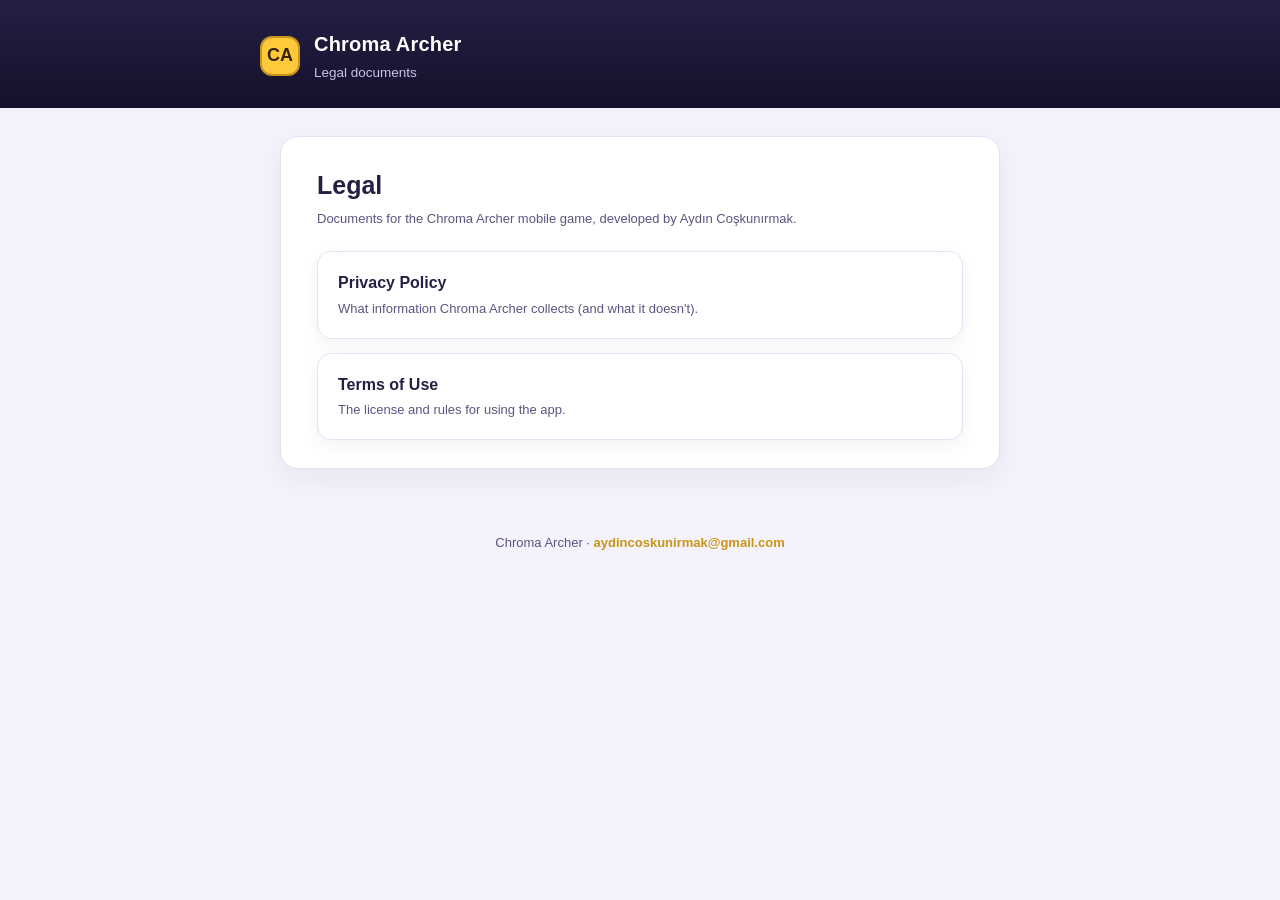
<file: index.html>
<!doctype html>
<html lang="en">
<head>
<meta charset="utf-8">
<meta name="viewport" content="width=device-width, initial-scale=1">
<title>Chroma Archer — Legal</title>
<link rel="stylesheet" href="style.css">
</head>
<body>
<header class="top">
  <div class="wrap">
    <div class="logo-dot">CA</div>
    <div>
      <h1>Chroma Archer</h1>
      <p>Legal documents</p>
    </div>
  </div>
</header>

<main>
  <div class="card">
    <h1 class="page-title">Legal</h1>
    <p class="updated">Documents for the Chroma Archer mobile game, developed by Aydın Coşkunırmak.</p>

    <div class="home-links">
      <a class="tile" href="privacy.html">Privacy Policy
        <span>What information Chroma Archer collects (and what it doesn't).</span>
      </a>
      <a class="tile" href="terms.html">Terms of Use
        <span>The license and rules for using the app.</span>
      </a>
    </div>
  </div>
</main>

<footer>
  Chroma Archer · <a href="mailto:aydincoskunirmak@gmail.com">aydincoskunirmak@gmail.com</a>
</footer>
</body>
</html>
</file>
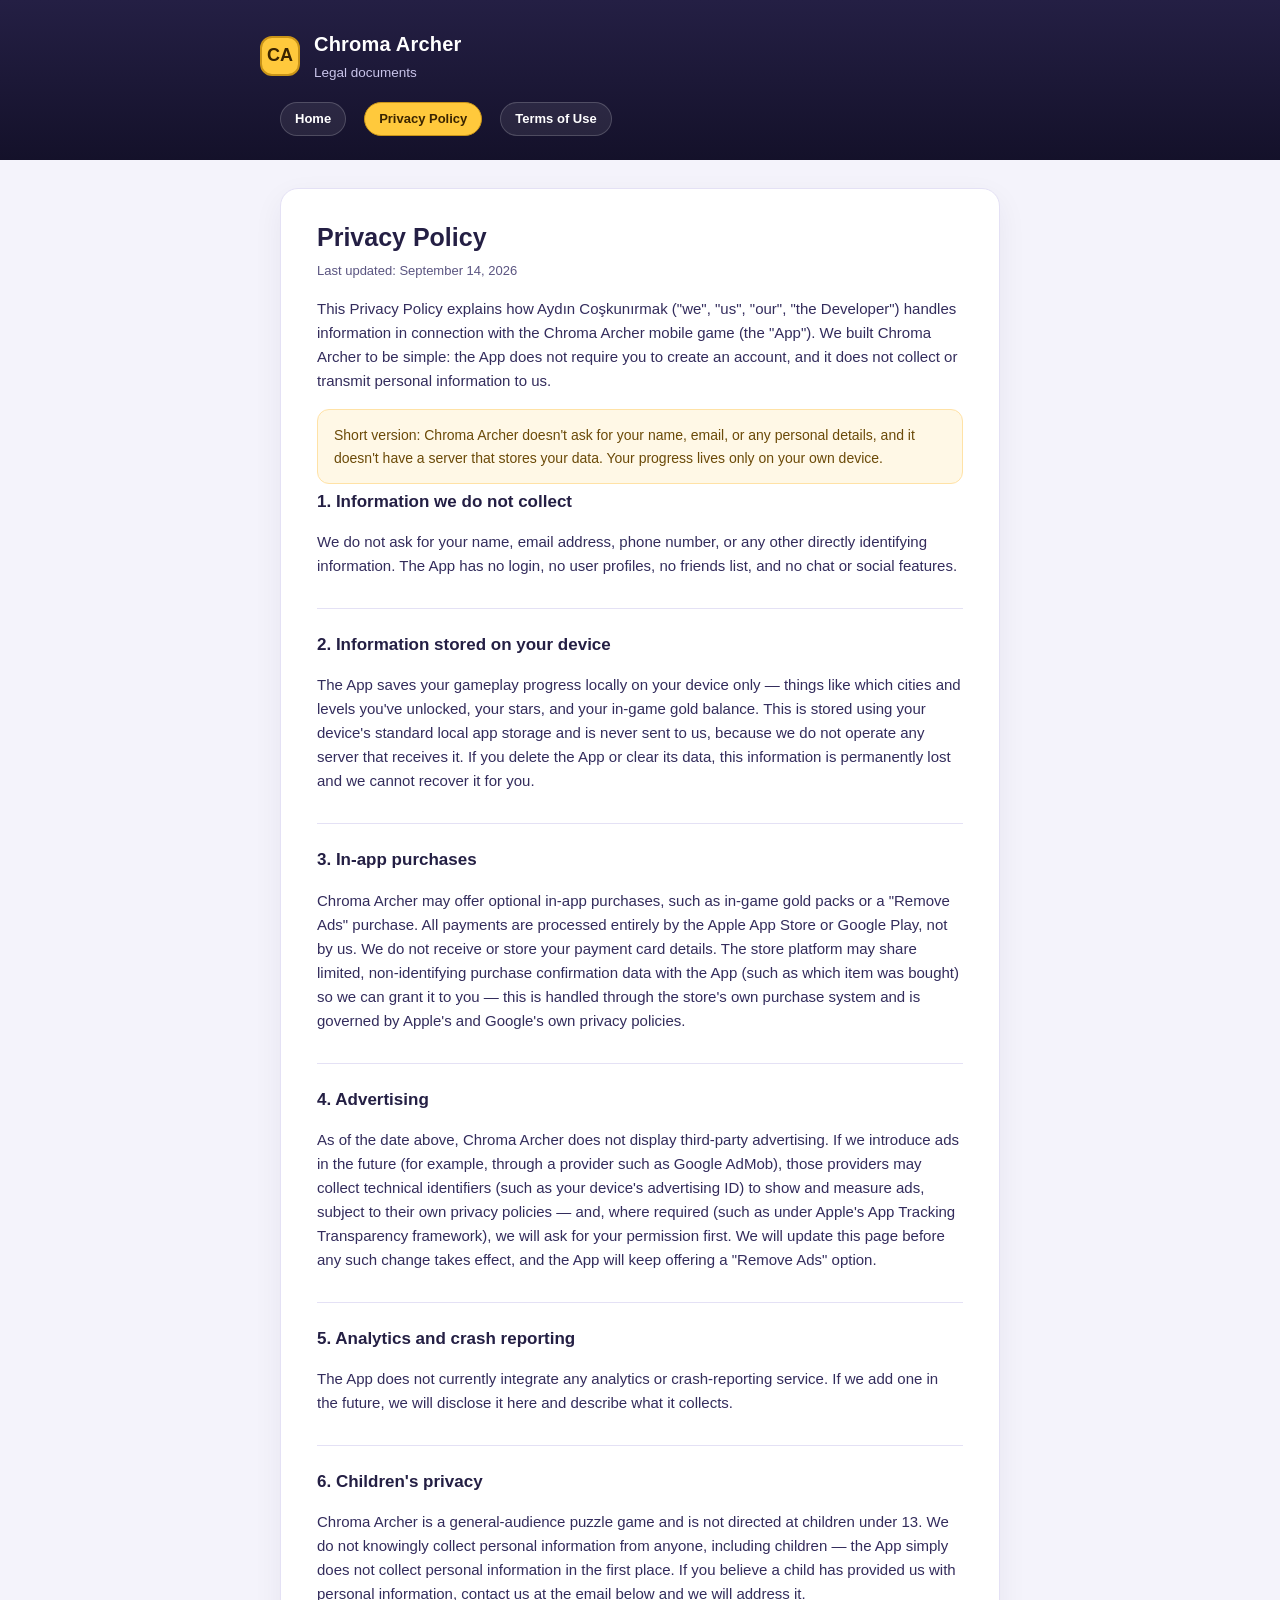
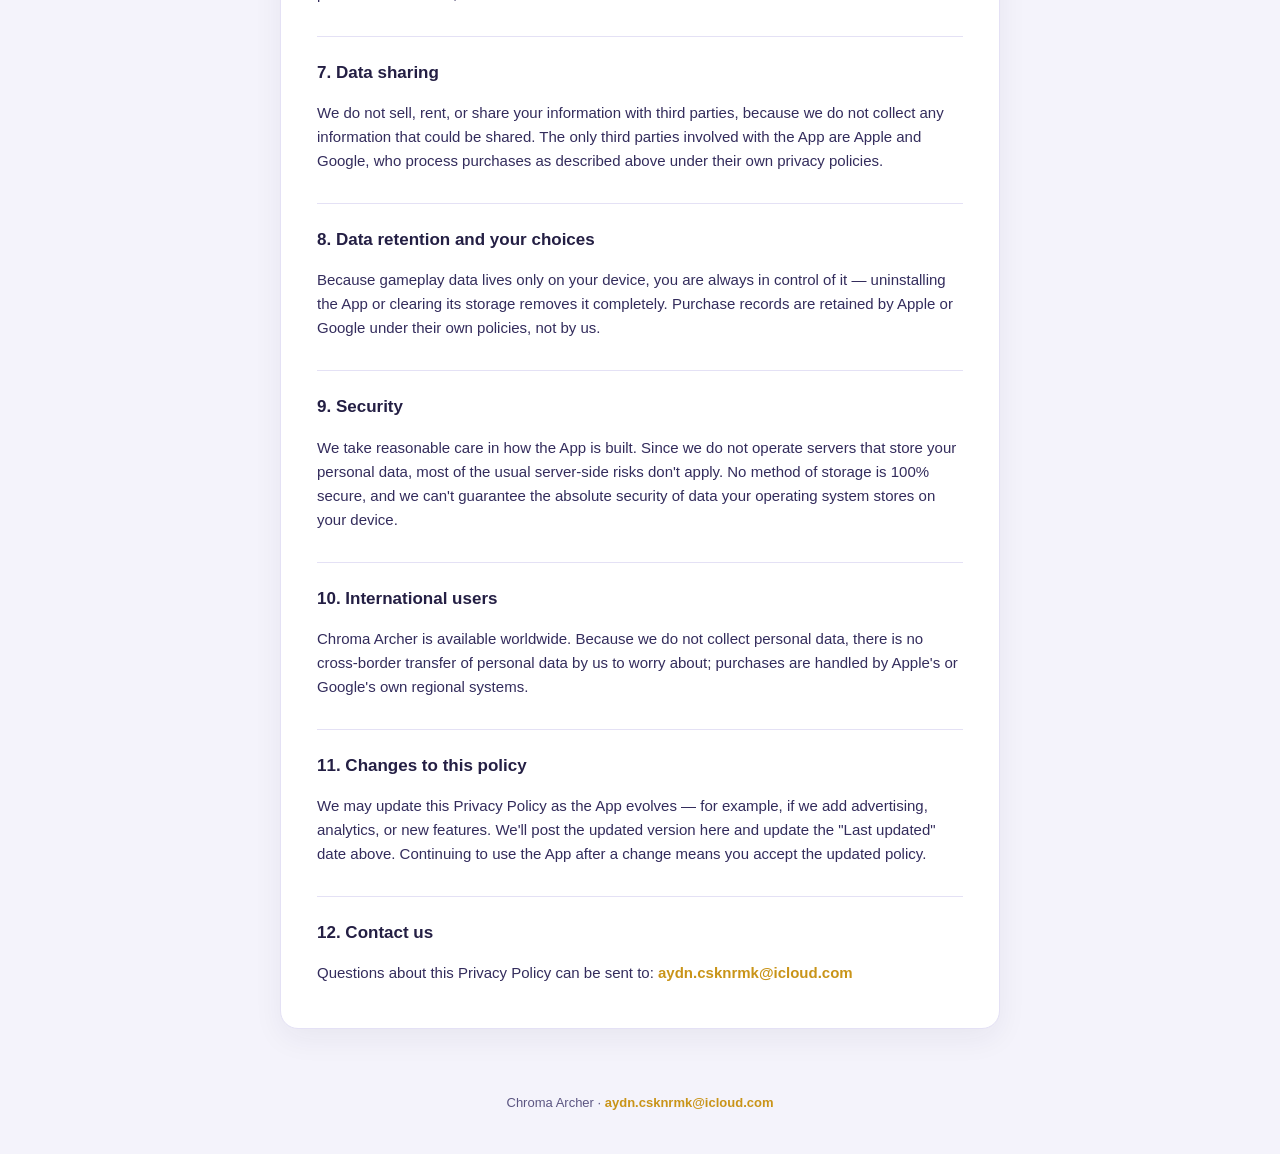
<file: privacy.html>
<!doctype html>
<html lang="en">
<head>
<meta charset="utf-8">
<meta name="viewport" content="width=device-width, initial-scale=1">
<title>Chroma Archer — Privacy Policy</title>
<link rel="stylesheet" href="style.css">
</head>
<body>
<header class="top">
  <div class="wrap">
    <div class="logo-dot">CA</div>
    <div>
      <h1>Chroma Archer</h1>
      <p>Legal documents</p>
    </div>
  </div>
  <nav class="nav-links">
    <a href="index.html">Home</a>
    <a href="privacy.html" class="active">Privacy Policy</a>
    <a href="terms.html">Terms of Use</a>
  </nav>
</header>

<main>
  <div class="card">
    <h1 class="page-title">Privacy Policy</h1>
    <p class="updated">Last updated: September 14, 2026</p>

    <p>This Privacy Policy explains how Aydın Coşkunırmak ("we", "us", "our", "the Developer") handles information in connection with the Chroma Archer mobile game (the "App"). We built Chroma Archer to be simple: the App does not require you to create an account, and it does not collect or transmit personal information to us.</p>

    <div class="callout">Short version: Chroma Archer doesn't ask for your name, email, or any personal details, and it doesn't have a server that stores your data. Your progress lives only on your own device.</div>

    <h2>1. Information we do not collect</h2>
    <p>We do not ask for your name, email address, phone number, or any other directly identifying information. The App has no login, no user profiles, no friends list, and no chat or social features.</p>

    <h2>2. Information stored on your device</h2>
    <p>The App saves your gameplay progress locally on your device only — things like which cities and levels you've unlocked, your stars, and your in-game gold balance. This is stored using your device's standard local app storage and is never sent to us, because we do not operate any server that receives it. If you delete the App or clear its data, this information is permanently lost and we cannot recover it for you.</p>

    <h2>3. In-app purchases</h2>
    <p>Chroma Archer may offer optional in-app purchases, such as in-game gold packs or a "Remove Ads" purchase. All payments are processed entirely by the Apple App Store or Google Play, not by us. We do not receive or store your payment card details. The store platform may share limited, non-identifying purchase confirmation data with the App (such as which item was bought) so we can grant it to you — this is handled through the store's own purchase system and is governed by Apple's and Google's own privacy policies.</p>

    <h2>4. Advertising</h2>
    <p>As of the date above, Chroma Archer does not display third-party advertising. If we introduce ads in the future (for example, through a provider such as Google AdMob), those providers may collect technical identifiers (such as your device's advertising ID) to show and measure ads, subject to their own privacy policies — and, where required (such as under Apple's App Tracking Transparency framework), we will ask for your permission first. We will update this page before any such change takes effect, and the App will keep offering a "Remove Ads" option.</p>

    <h2>5. Analytics and crash reporting</h2>
    <p>The App does not currently integrate any analytics or crash-reporting service. If we add one in the future, we will disclose it here and describe what it collects.</p>

    <h2>6. Children's privacy</h2>
    <p>Chroma Archer is a general-audience puzzle game and is not directed at children under 13. We do not knowingly collect personal information from anyone, including children — the App simply does not collect personal information in the first place. If you believe a child has provided us with personal information, contact us at the email below and we will address it.</p>

    <h2>7. Data sharing</h2>
    <p>We do not sell, rent, or share your information with third parties, because we do not collect any information that could be shared. The only third parties involved with the App are Apple and Google, who process purchases as described above under their own privacy policies.</p>

    <h2>8. Data retention and your choices</h2>
    <p>Because gameplay data lives only on your device, you are always in control of it — uninstalling the App or clearing its storage removes it completely. Purchase records are retained by Apple or Google under their own policies, not by us.</p>

    <h2>9. Security</h2>
    <p>We take reasonable care in how the App is built. Since we do not operate servers that store your personal data, most of the usual server-side risks don't apply. No method of storage is 100% secure, and we can't guarantee the absolute security of data your operating system stores on your device.</p>

    <h2>10. International users</h2>
    <p>Chroma Archer is available worldwide. Because we do not collect personal data, there is no cross-border transfer of personal data by us to worry about; purchases are handled by Apple's or Google's own regional systems.</p>

    <h2>11. Changes to this policy</h2>
    <p>We may update this Privacy Policy as the App evolves — for example, if we add advertising, analytics, or new features. We'll post the updated version here and update the "Last updated" date above. Continuing to use the App after a change means you accept the updated policy.</p>

    <h2>12. Contact us</h2>
    <p>Questions about this Privacy Policy can be sent to: <a href="mailto:aydn.csknrmk@icloud.com">aydn.csknrmk@icloud.com</a></p>
  </div>
</main>

<footer>
  Chroma Archer · <a href="mailto:aydn.csknrmk@icloud.com">aydn.csknrmk@icloud.com</a>
</footer>
</body>
</html>
</file>
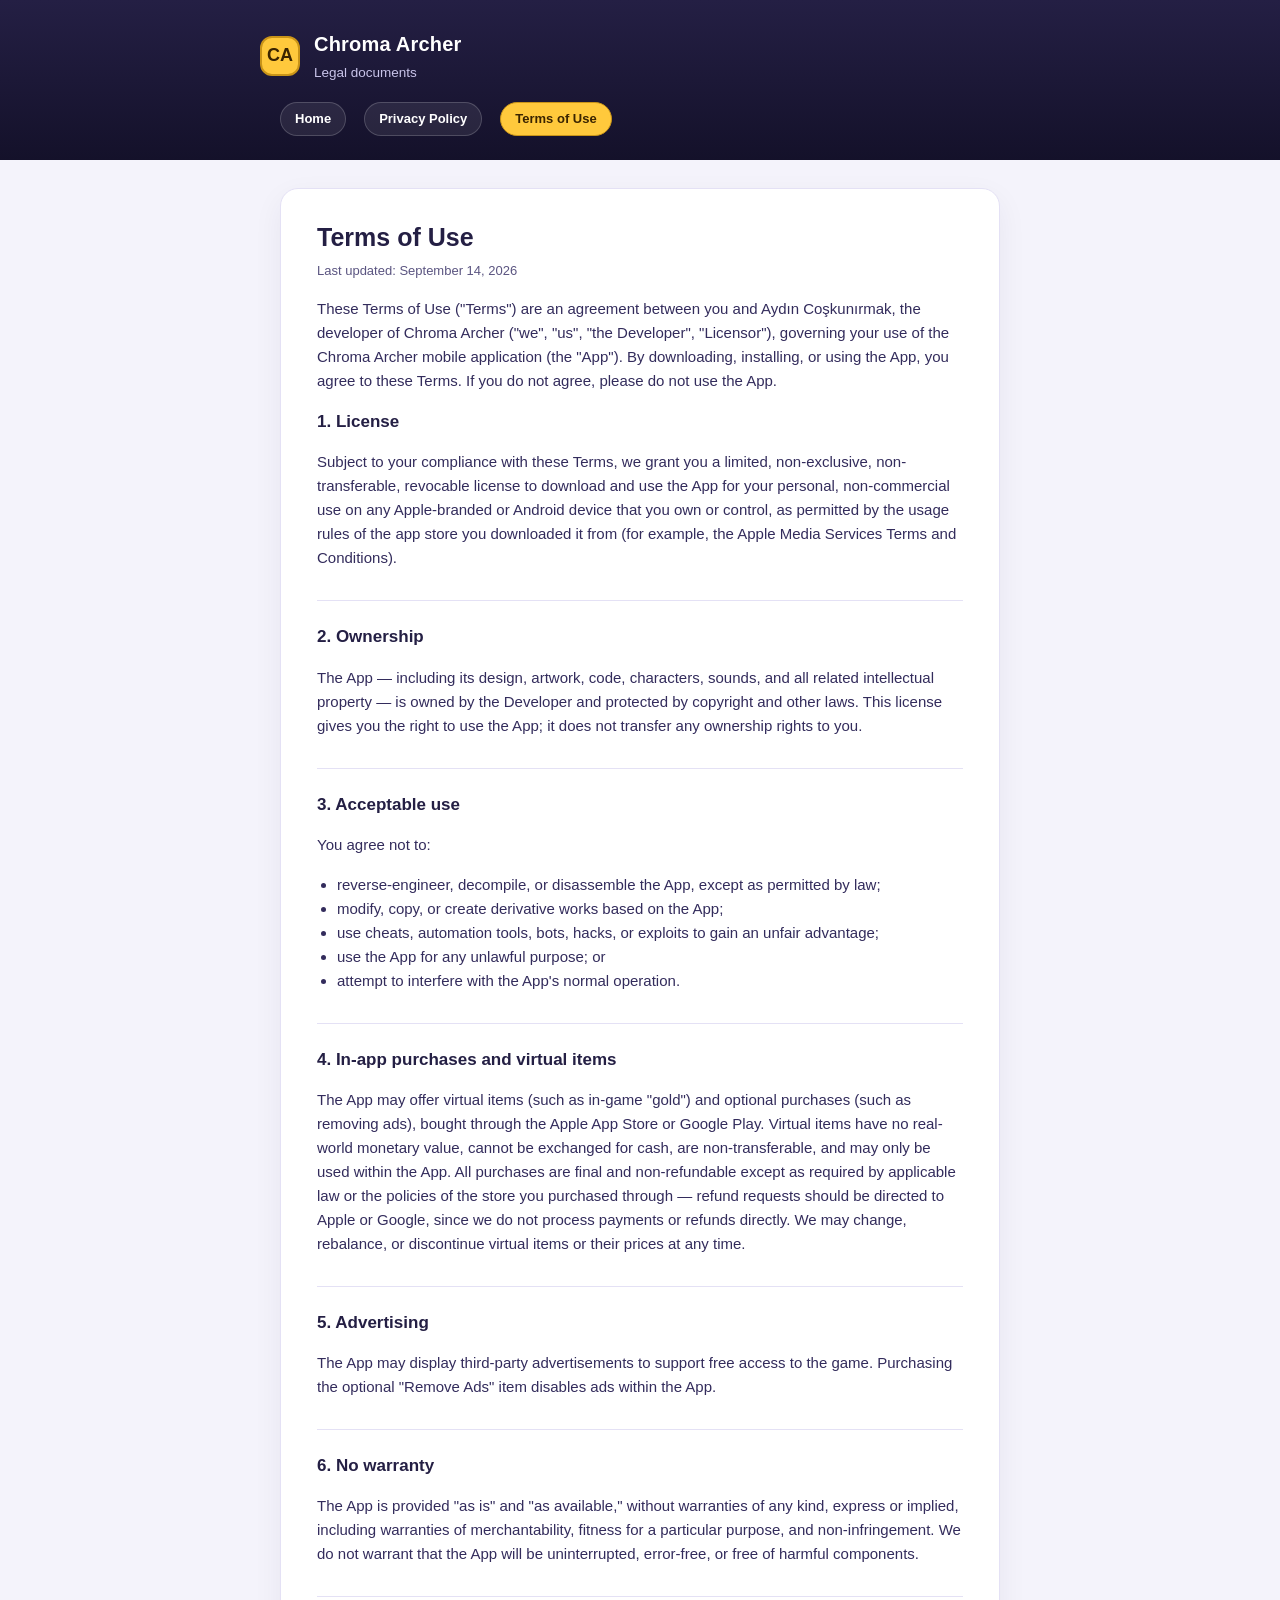
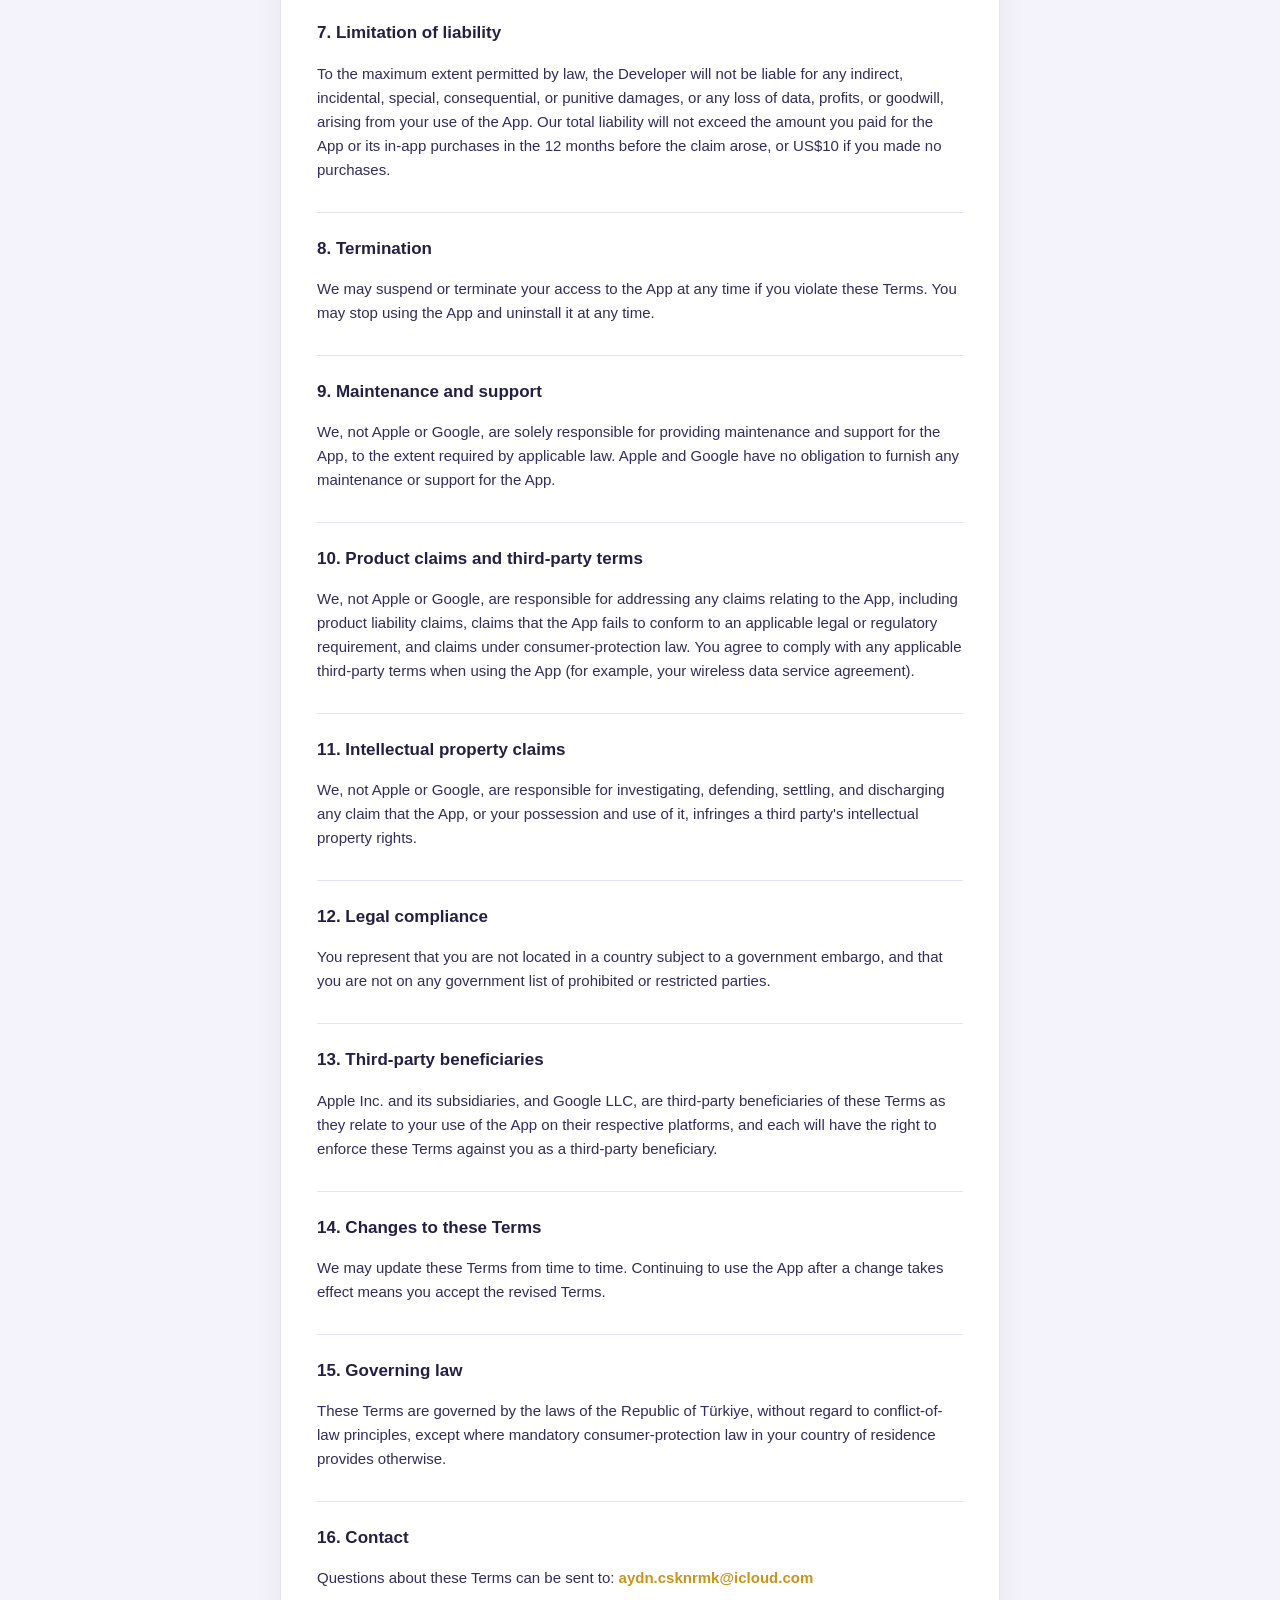
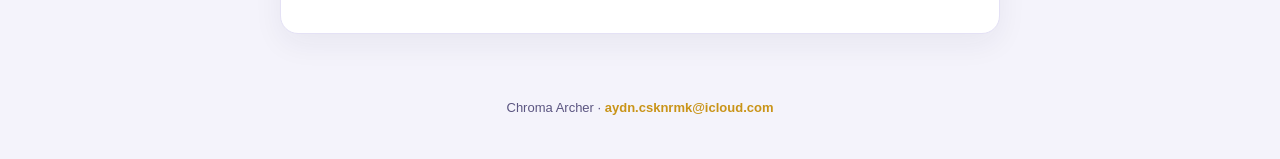
<file: terms.html>
<!doctype html>
<html lang="en">
<head>
<meta charset="utf-8">
<meta name="viewport" content="width=device-width, initial-scale=1">
<title>Chroma Archer — Terms of Use</title>
<link rel="stylesheet" href="style.css">
</head>
<body>
<header class="top">
  <div class="wrap">
    <div class="logo-dot">CA</div>
    <div>
      <h1>Chroma Archer</h1>
      <p>Legal documents</p>
    </div>
  </div>
  <nav class="nav-links">
    <a href="index.html">Home</a>
    <a href="privacy.html">Privacy Policy</a>
    <a href="terms.html" class="active">Terms of Use</a>
  </nav>
</header>

<main>
  <div class="card">
    <h1 class="page-title">Terms of Use</h1>
    <p class="updated">Last updated: September 14, 2026</p>

    <p>These Terms of Use ("Terms") are an agreement between you and Aydın Coşkunırmak, the developer of Chroma Archer ("we", "us", "the Developer", "Licensor"), governing your use of the Chroma Archer mobile application (the "App"). By downloading, installing, or using the App, you agree to these Terms. If you do not agree, please do not use the App.</p>

    <h2>1. License</h2>
    <p>Subject to your compliance with these Terms, we grant you a limited, non-exclusive, non-transferable, revocable license to download and use the App for your personal, non-commercial use on any Apple-branded or Android device that you own or control, as permitted by the usage rules of the app store you downloaded it from (for example, the Apple Media Services Terms and Conditions).</p>

    <h2>2. Ownership</h2>
    <p>The App — including its design, artwork, code, characters, sounds, and all related intellectual property — is owned by the Developer and protected by copyright and other laws. This license gives you the right to use the App; it does not transfer any ownership rights to you.</p>

    <h2>3. Acceptable use</h2>
    <p>You agree not to:</p>
    <ul>
      <li>reverse-engineer, decompile, or disassemble the App, except as permitted by law;</li>
      <li>modify, copy, or create derivative works based on the App;</li>
      <li>use cheats, automation tools, bots, hacks, or exploits to gain an unfair advantage;</li>
      <li>use the App for any unlawful purpose; or</li>
      <li>attempt to interfere with the App's normal operation.</li>
    </ul>

    <h2>4. In-app purchases and virtual items</h2>
    <p>The App may offer virtual items (such as in-game "gold") and optional purchases (such as removing ads), bought through the Apple App Store or Google Play. Virtual items have no real-world monetary value, cannot be exchanged for cash, are non-transferable, and may only be used within the App. All purchases are final and non-refundable except as required by applicable law or the policies of the store you purchased through — refund requests should be directed to Apple or Google, since we do not process payments or refunds directly. We may change, rebalance, or discontinue virtual items or their prices at any time.</p>

    <h2>5. Advertising</h2>
    <p>The App may display third-party advertisements to support free access to the game. Purchasing the optional "Remove Ads" item disables ads within the App.</p>

    <h2>6. No warranty</h2>
    <p>The App is provided "as is" and "as available," without warranties of any kind, express or implied, including warranties of merchantability, fitness for a particular purpose, and non-infringement. We do not warrant that the App will be uninterrupted, error-free, or free of harmful components.</p>

    <h2>7. Limitation of liability</h2>
    <p>To the maximum extent permitted by law, the Developer will not be liable for any indirect, incidental, special, consequential, or punitive damages, or any loss of data, profits, or goodwill, arising from your use of the App. Our total liability will not exceed the amount you paid for the App or its in-app purchases in the 12 months before the claim arose, or US$10 if you made no purchases.</p>

    <h2>8. Termination</h2>
    <p>We may suspend or terminate your access to the App at any time if you violate these Terms. You may stop using the App and uninstall it at any time.</p>

    <h2>9. Maintenance and support</h2>
    <p>We, not Apple or Google, are solely responsible for providing maintenance and support for the App, to the extent required by applicable law. Apple and Google have no obligation to furnish any maintenance or support for the App.</p>

    <h2>10. Product claims and third-party terms</h2>
    <p>We, not Apple or Google, are responsible for addressing any claims relating to the App, including product liability claims, claims that the App fails to conform to an applicable legal or regulatory requirement, and claims under consumer-protection law. You agree to comply with any applicable third-party terms when using the App (for example, your wireless data service agreement).</p>

    <h2>11. Intellectual property claims</h2>
    <p>We, not Apple or Google, are responsible for investigating, defending, settling, and discharging any claim that the App, or your possession and use of it, infringes a third party's intellectual property rights.</p>

    <h2>12. Legal compliance</h2>
    <p>You represent that you are not located in a country subject to a government embargo, and that you are not on any government list of prohibited or restricted parties.</p>

    <h2>13. Third-party beneficiaries</h2>
    <p>Apple Inc. and its subsidiaries, and Google LLC, are third-party beneficiaries of these Terms as they relate to your use of the App on their respective platforms, and each will have the right to enforce these Terms against you as a third-party beneficiary.</p>

    <h2>14. Changes to these Terms</h2>
    <p>We may update these Terms from time to time. Continuing to use the App after a change takes effect means you accept the revised Terms.</p>

    <h2>15. Governing law</h2>
    <p>These Terms are governed by the laws of the Republic of Türkiye, without regard to conflict-of-law principles, except where mandatory consumer-protection law in your country of residence provides otherwise.</p>

    <h2>16. Contact</h2>
    <p>Questions about these Terms can be sent to: <a href="mailto:aydn.csknrmk@icloud.com">aydn.csknrmk@icloud.com</a></p>
  </div>
</main>

<footer>
  Chroma Archer · <a href="mailto:aydn.csknrmk@icloud.com">aydn.csknrmk@icloud.com</a>
</footer>
</body>
</html>
</file>
<file: style.css>
:root {
  --navy-deep: #14112a;
  --navy: #241f44;
  --navy-mid: #3c3768;
  --gold: #ffc93c;
  --gold-dark: #c99418;
  --ink: #241f44;
  --muted: #5b5581;
  --bg: #f4f3fb;
  --card: #ffffff;
  --line: #e4e1f5;
}

* { box-sizing: border-box; }

body {
  margin: 0;
  background: var(--bg);
  color: var(--ink);
  font-family: -apple-system, BlinkMacSystemFont, "Segoe UI", Roboto, Helvetica, Arial, sans-serif;
  line-height: 1.6;
}

header.top {
  background: linear-gradient(180deg, var(--navy) 0%, var(--navy-deep) 100%);
  color: #fff;
  padding: 28px 20px 24px;
}

header.top .wrap {
  max-width: 760px;
  margin: 0 auto;
  display: flex;
  align-items: center;
  gap: 14px;
}

.logo-dot {
  width: 40px;
  height: 40px;
  border-radius: 12px;
  background: var(--gold);
  border: 2px solid var(--gold-dark);
  flex: none;
  display: flex;
  align-items: center;
  justify-content: center;
  font-weight: 800;
  color: #3a2400;
  font-size: 18px;
}

header.top h1 {
  margin: 0;
  font-size: 20px;
  font-weight: 800;
  letter-spacing: 0.2px;
}

header.top p {
  margin: 2px 0 0;
  color: #c9c4ea;
  font-size: 13.5px;
}

main {
  max-width: 760px;
  margin: 0 auto;
  padding: 28px 20px 64px;
}

.card {
  background: var(--card);
  border: 1px solid var(--line);
  border-radius: 18px;
  padding: 28px clamp(18px, 5vw, 36px);
  box-shadow: 0 10px 30px rgba(36, 31, 68, 0.06);
}

h2 {
  color: var(--navy);
  font-size: 17px;
  margin: 30px 0 8px;
  border-top: 1px solid var(--line);
  padding-top: 22px;
}

.card h2:first-of-type { border-top: none; padding-top: 0; margin-top: 4px; }

h1.page-title {
  font-size: 25px;
  margin: 0 0 4px;
  color: var(--navy);
}

.updated {
  font-size: 13px;
  color: var(--muted);
  margin: 0 0 4px;
}

p, li { font-size: 15px; color: #332c5c; }

ul { padding-left: 20px; }

strong { color: var(--navy); }

a { color: var(--gold-dark); font-weight: 700; text-decoration: none; }
a:hover { text-decoration: underline; }

footer {
  max-width: 760px;
  margin: 0 auto;
  padding: 0 20px 40px;
  text-align: center;
  color: var(--muted);
  font-size: 13px;
}

.nav-links {
  display: flex;
  gap: 18px;
  margin: 18px auto 0;
  max-width: 760px;
  padding: 0 20px;
}

.nav-links a {
  background: rgba(255, 255, 255, 0.08);
  border: 1px solid rgba(255, 255, 255, 0.18);
  color: #fff;
  padding: 6px 14px;
  border-radius: 999px;
  font-size: 13px;
}

.nav-links a.active {
  background: var(--gold);
  border-color: var(--gold-dark);
  color: #3a2400;
}

.callout {
  background: #fff8e6;
  border: 1px solid #ffe2a6;
  border-radius: 12px;
  padding: 14px 16px;
  font-size: 14px;
  color: #6b4a08;
  margin: 16px 0 0;
}

.home-links {
  display: grid;
  gap: 14px;
  margin-top: 22px;
}

.home-links a.tile {
  display: block;
  background: var(--card);
  border: 1px solid var(--line);
  border-radius: 14px;
  padding: 18px 20px;
  color: var(--navy);
  font-weight: 700;
  font-size: 16px;
  box-shadow: 0 6px 18px rgba(36, 31, 68, 0.05);
}

.home-links a.tile span {
  display: block;
  font-weight: 500;
  font-size: 13px;
  color: var(--muted);
  margin-top: 3px;
}
</file>
